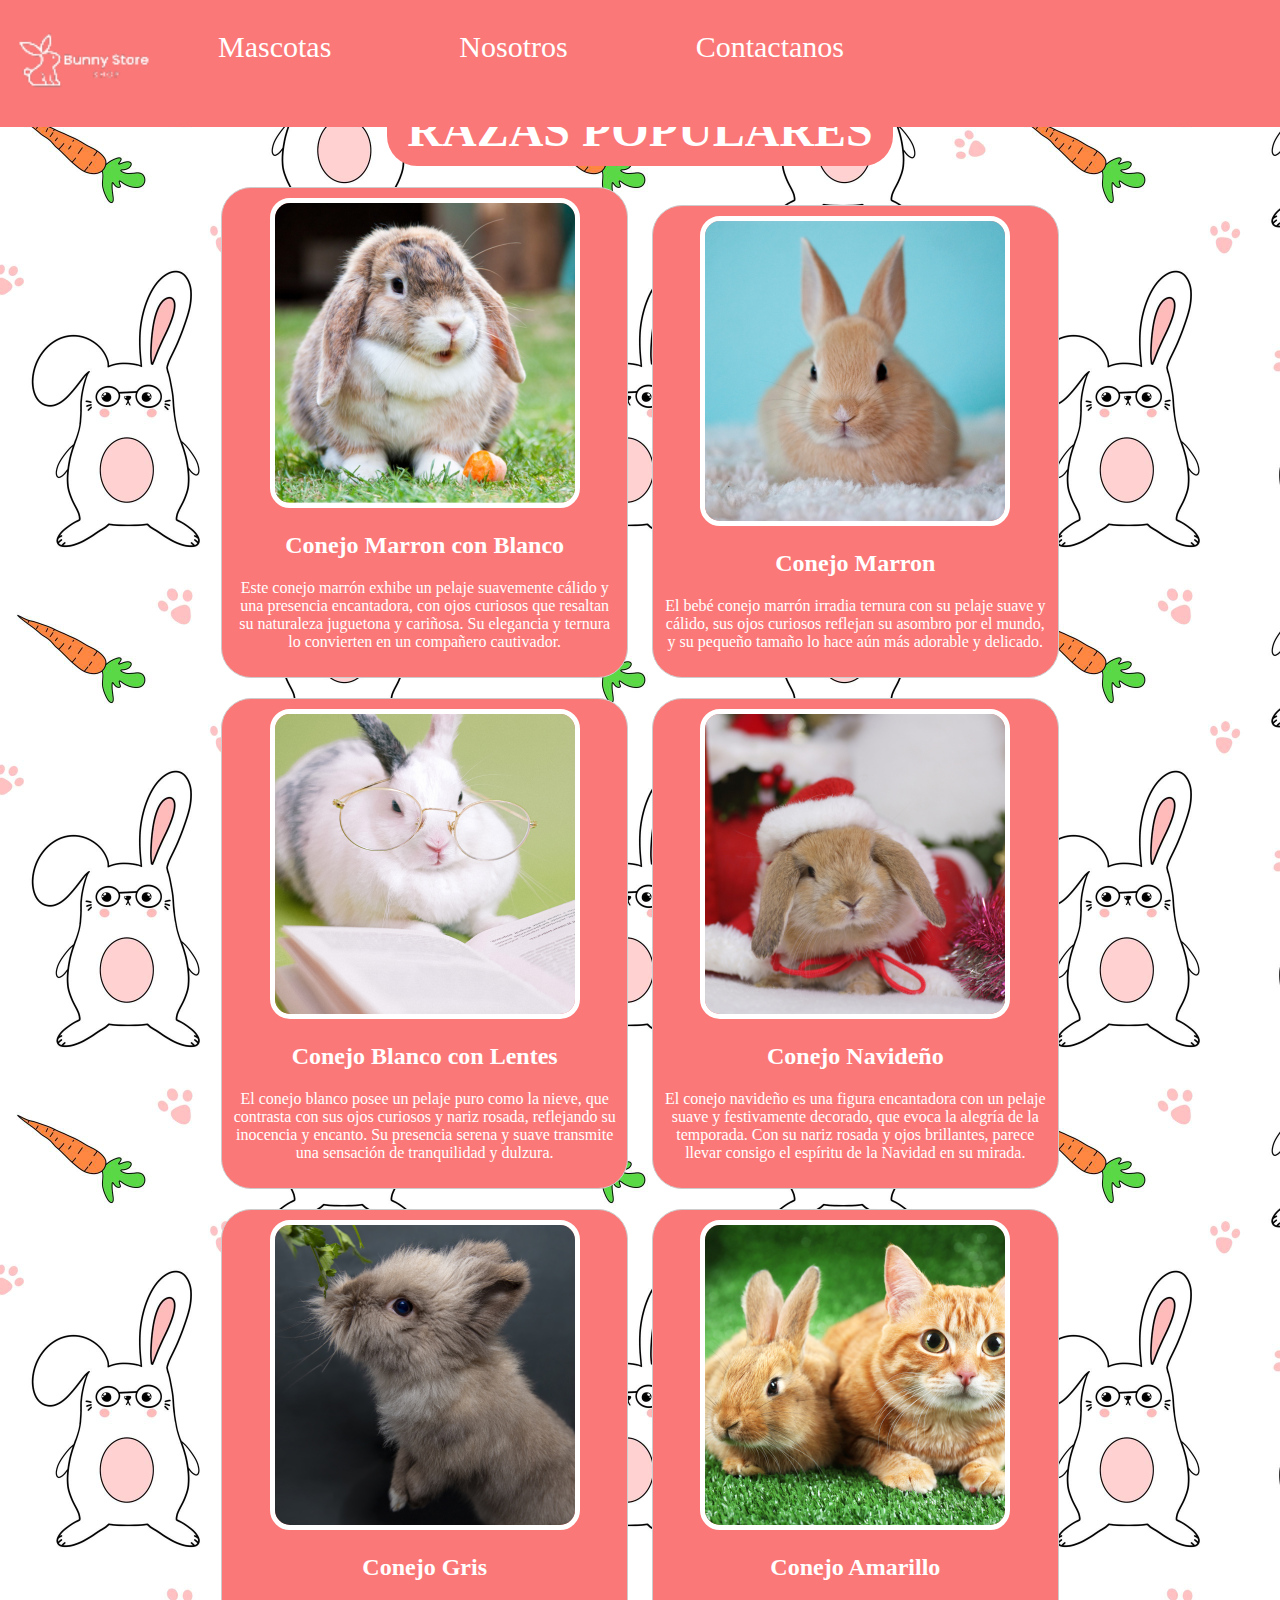
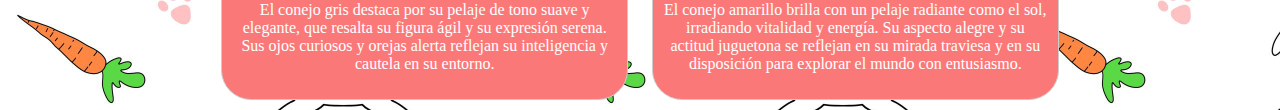
<file: index.html>
<!DOCTYPE html>
<html lang="en">
<head>
    <meta charset="UTF-8">
    <title>CONEJOS</title>
    <link rel="stylesheet" href="estilos.css">
</head>
<body>
    <div class="cabecera">
        <ul class="botones">
            <li><img class="logo" src="imagenes/logo.png" alt="Logo"></li>
            <li><a href="index.html">Mascotas</a></li>
            <li><a href="nosotros.html">Nosotros</a></li>
            <li><a href="#">Contactanos</a></li>
        </ul>
    </div>
    <section id="mascotas">
        <div class="div-titulo-razas-populares">
            <h1 class="titulo-letras"> RAZAS POPULARES</h1>
        </div>
        <div class="contenido">
            <div class="mascota-contenedor">
                <div class="mascota-descripcion">
                <img class="bordes-imagenes" src="imagenes/conejo1.png" alt="primer-conejo">
                <p> <h2>Conejo Marron con Blanco</h2>
                Este conejo marrón exhibe un pelaje suavemente cálido y una presencia encantadora,
                con ojos curiosos que resaltan su naturaleza juguetona y cariñosa. Su elegancia y
                ternura lo convierten en un compañero cautivador.
                </p>
                </div>
            </div>
            <div class="mascota-contenedor">
                <img class="bordes-imagenes" src="imagenes/conejo2.png" alt="primer-conejo">
                <p> <h2>Conejo Marron</h2>
                El bebé conejo marrón irradia ternura con su pelaje suave y cálido,
                sus ojos curiosos reflejan su asombro por el mundo, y su pequeño tamaño
                lo hace aún más adorable y delicado.
                </p>
            </div>
            <div class="mascota-contenedor">
                <img class="bordes-imagenes" src="imagenes/conejo3.png" alt="primer-conejo">
                <p> <h2>Conejo Blanco con Lentes</h2>
                El conejo blanco posee un pelaje puro como la nieve, que contrasta con sus
                ojos curiosos y nariz rosada, reflejando su inocencia y encanto. Su presencia
                serena y suave transmite una sensación de tranquilidad y dulzura.
                </p>
            </div>
            <div class="mascota-contenedor">
                <img class="bordes-imagenes" src="imagenes/conejo4.png" alt="primer-conejo">
                <p> <h2>Conejo Navideño</h2>
                El conejo navideño es una figura encantadora con un pelaje suave y festivamente
                decorado, que evoca la alegría de la temporada. Con su nariz rosada y ojos
                brillantes, parece llevar consigo el espíritu de la Navidad en su mirada.
                </p>
            </div>
            <div class="mascota-contenedor">
                <img class="bordes-imagenes" src="imagenes/conejo5.png" alt="primer-conejo">
                <p> <h2>Conejo Gris</h2>
                El conejo gris destaca por su pelaje de tono suave y elegante, que resalta su
                figura ágil y su expresión serena. Sus ojos curiosos y orejas alerta reflejan su
                inteligencia y cautela en su entorno.
                </p>
            </div>
            <div class="mascota-contenedor">
                <img class="bordes-imagenes" src="imagenes/conejo6.png" alt="primer-conejo">
                <p> <h2>Conejo Amarillo</h2>
                El conejo amarillo brilla con un pelaje radiante como el sol, irradiando vitalidad
                y energía. Su aspecto alegre y su actitud juguetona se reflejan en su mirada
                traviesa y en su disposición para explorar el mundo con entusiasmo.
                </p>
            </div>
        </div>
    </section>
    <section id="nosotros">
    </section>

</body>
</html>
</file>
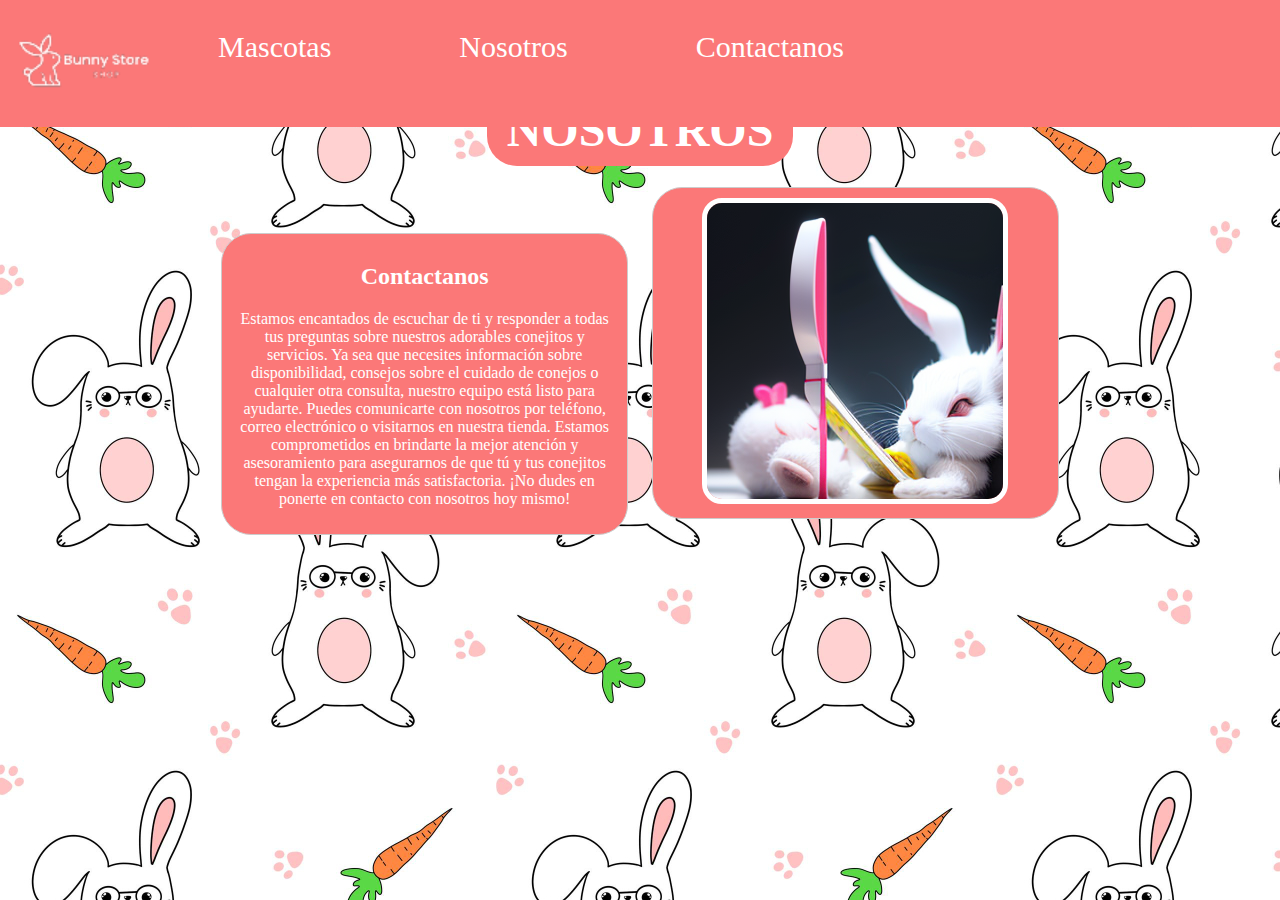
<file: contactanos.html>
<!DOCTYPE html>
<html lang="en">
<head>
    <meta charset="UTF-8">
    <title>CONEJOS</title>
    <link rel="stylesheet" href="estilos.css">
</head>
<body>
    <div class="cabecera">
        <ul class="botones">
            <li><img class="logo" src="imagenes/logo.png" alt="Logo"></li>
            <li><a href="index.html">Mascotas</a></li>
            <li><a href="nosotros.html">Nosotros</a></li>
            <li><a href="#">Contactanos</a></li>
        </ul>
    </div>
    <section id="mascotas">
        <div class="div-titulo-razas-populares">
            <h1 class="titulo-letras">NOSOTROS</h1>
        </div>
        <div class="contenido">
            <div class="mascota-contenedor">
                <div class="mascota-descripcion">
                    <p>
                    <h2>Contactanos  </h2>
                    Estamos encantados de escuchar de ti y responder a todas tus preguntas sobre nuestros adorables
                    conejitos y servicios. Ya sea que necesites información sobre disponibilidad, consejos sobre el
                    cuidado de conejos o cualquier otra consulta, nuestro equipo está listo para ayudarte. Puedes
                    comunicarte con nosotros por teléfono, correo electrónico o visitarnos en nuestra tienda. Estamos
                    comprometidos en brindarte la mejor atención y asesoramiento para asegurarnos de que tú y tus
                    conejitos tengan la experiencia más satisfactoria. ¡No dudes en ponerte en contacto con nosotros hoy
                    mismo!
                    </p>
                </div>
            </div>
            <div class="mascota-contenedor">
                <img class="bordes-imagenes" src="imagenes/xd.png" alt="primer-conejo">
            </div>
        </div>
    </section>
</body>
</html>
</file>
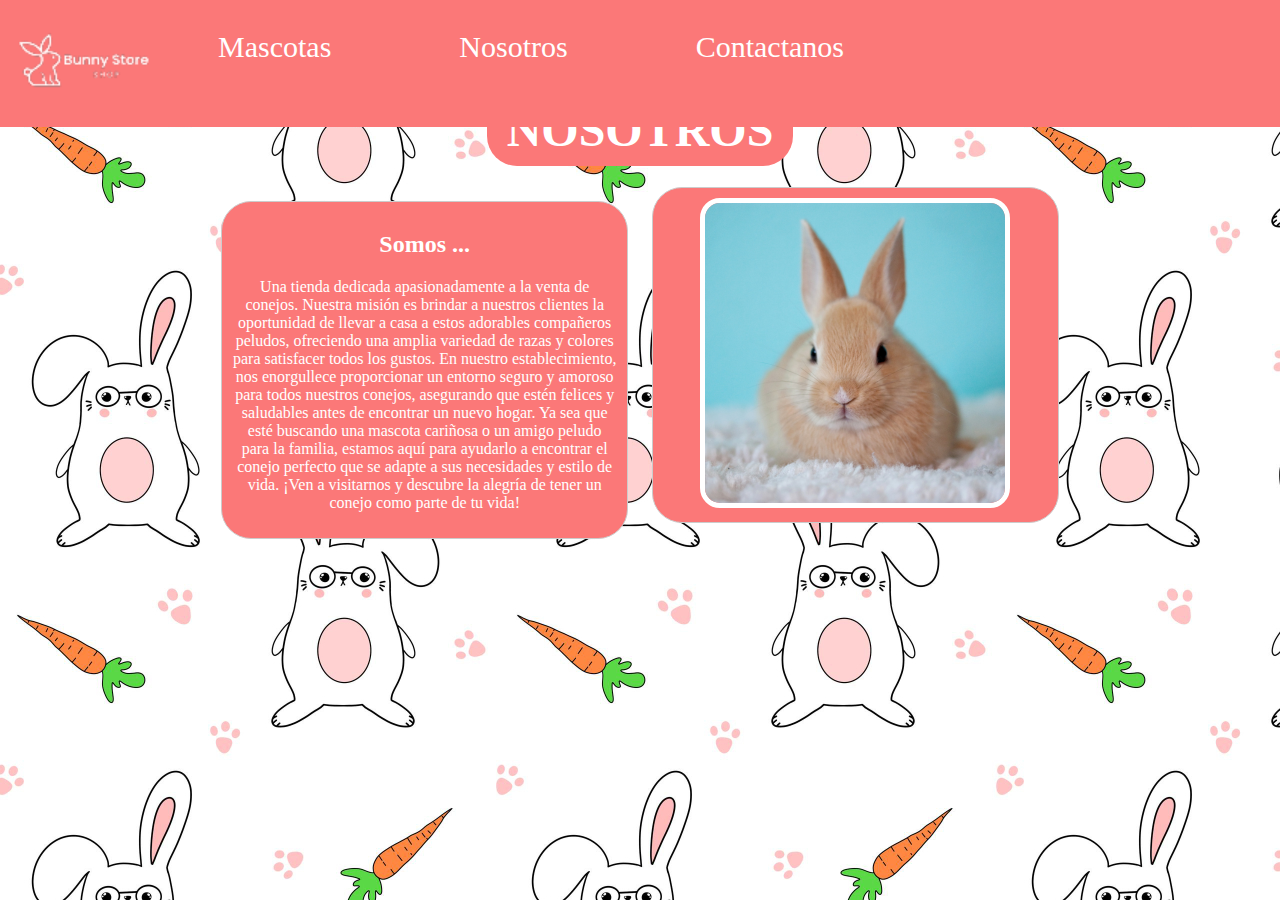
<file: nosotros.html>
<!DOCTYPE html>
<html lang="en">
<head>
    <meta charset="UTF-8">
    <title>CONEJOS</title>
    <link rel="stylesheet" href="estilos.css">
</head>
<body>
    <div class="cabecera">
        <ul class="botones">
            <li><img class="logo" src="imagenes/logo.png" alt="Logo"></li>
            <li><a href="index.html">Mascotas</a></li>
            <li><a href="nosotros.html">Nosotros</a></li>
            <li><a href="#">Contactanos</a></li>
        </ul>
    </div>
    <section id="mascotas">
        <div class="div-titulo-razas-populares">
            <h1 class="titulo-letras">NOSOTROS</h1>
        </div>
        <div class="contenido">
            <div class="mascota-contenedor">
                <div class="mascota-descripcion">
                    <p>
                    <h2>Somos ... </h2>
                    Una tienda dedicada apasionadamente a la venta de conejos. Nuestra misión es brindar
                    a nuestros clientes la oportunidad de llevar a casa a estos adorables compañeros peludos, ofreciendo
                    una amplia variedad de razas y colores para satisfacer todos los gustos. En nuestro establecimiento,
                    nos enorgullece proporcionar un entorno seguro y amoroso para todos nuestros conejos, asegurando que
                    estén felices y saludables antes de encontrar un nuevo hogar. Ya sea que esté buscando una mascota
                    cariñosa o un amigo peludo para la familia, estamos aquí para ayudarlo a encontrar el conejo
                    perfecto que se adapte a sus necesidades y estilo de vida. ¡Ven a visitarnos y descubre la alegría
                    de tener un conejo como parte de tu vida!
                    </p>
                </div>
            </div>
            <div class="mascota-contenedor">
                <img class="bordes-imagenes" src="imagenes/conejo2.png" alt="primer-conejo">
            </div>
        </div>
    </section>
</body>
</html>
</file>
<file: estilos.css>
body {
    background-image: url("imagenes/fondo-mosaico.jpg");
    width: 100%;
    margin: 0px !important;

}
/*prueba de css
.color-comun {
    background-color: lavender;
    height: 3em;
    text-align: center;
}

.color-secundario {
    background-color: burlywood;
    width: 50%;
    text-align: center;

} */

.cabecera {
    background-color: #fb7878;
    font-size:30px;
    top: 0;
    position: fixed;
    width: 100%;
    font-family: Amaranth;
}

.botones {
    list-style: none;
    padding: 0;
    display: flex;
    gap: 10%;
}

.botones>li>a {
    text-decoration: none;
    color: white;
    margin-top: 5%;
}

.logo {
    width: 150%;
    margin-left: 20%;
}

.div-titulo-razas-populares {
    margin-top: 8%;
    text-align: center;
    font-size: 150%;
    margin-bottom: 20px;
    font-family: Amaranth;
    color: white;
    width: 100%;
}

.titulo-letras {
    background-color: #fb7878;
    display: inline;
    padding: 10px 20px 10px 20px;
    border-radius: 30px;
}

#mascotas {
    display: flex;
    flex-direction: row;
    flex-wrap: wrap;
}
.mascota-contenedor {
    background-color: #fb7878;
    border: 1px solid #ccc;
    border-radius: 30px;
    font-family: "Montserrat Medium";
    color: white;
    padding: 10px;
    margin: 10px;
    display: inline-block;
    width: calc(33.33% - 20px);
    box-sizing: border-box;
    min-height: 170px;

}

.bordes-imagenes {
    border-radius: 20px;
    border: 5px solid white;
}

.contenido {
    text-align: center;
    gap: 8em;
}
</file>
